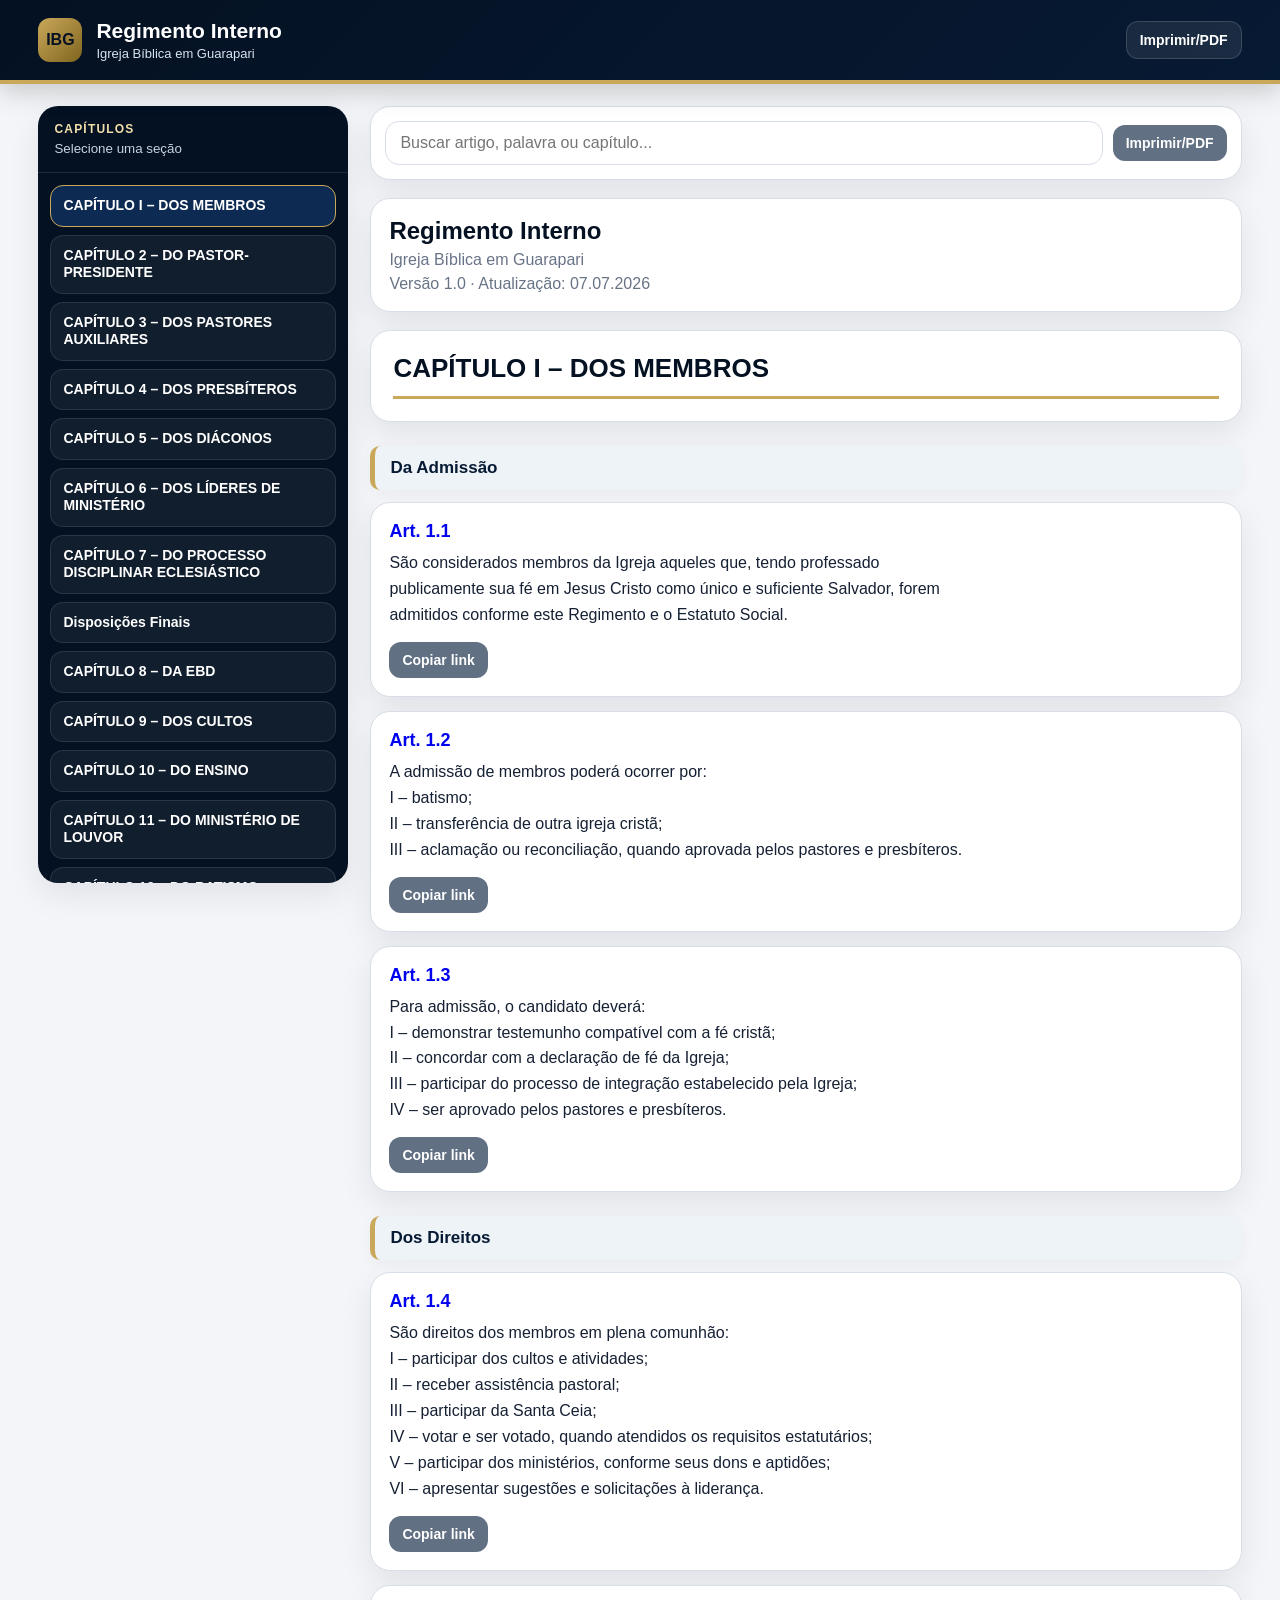
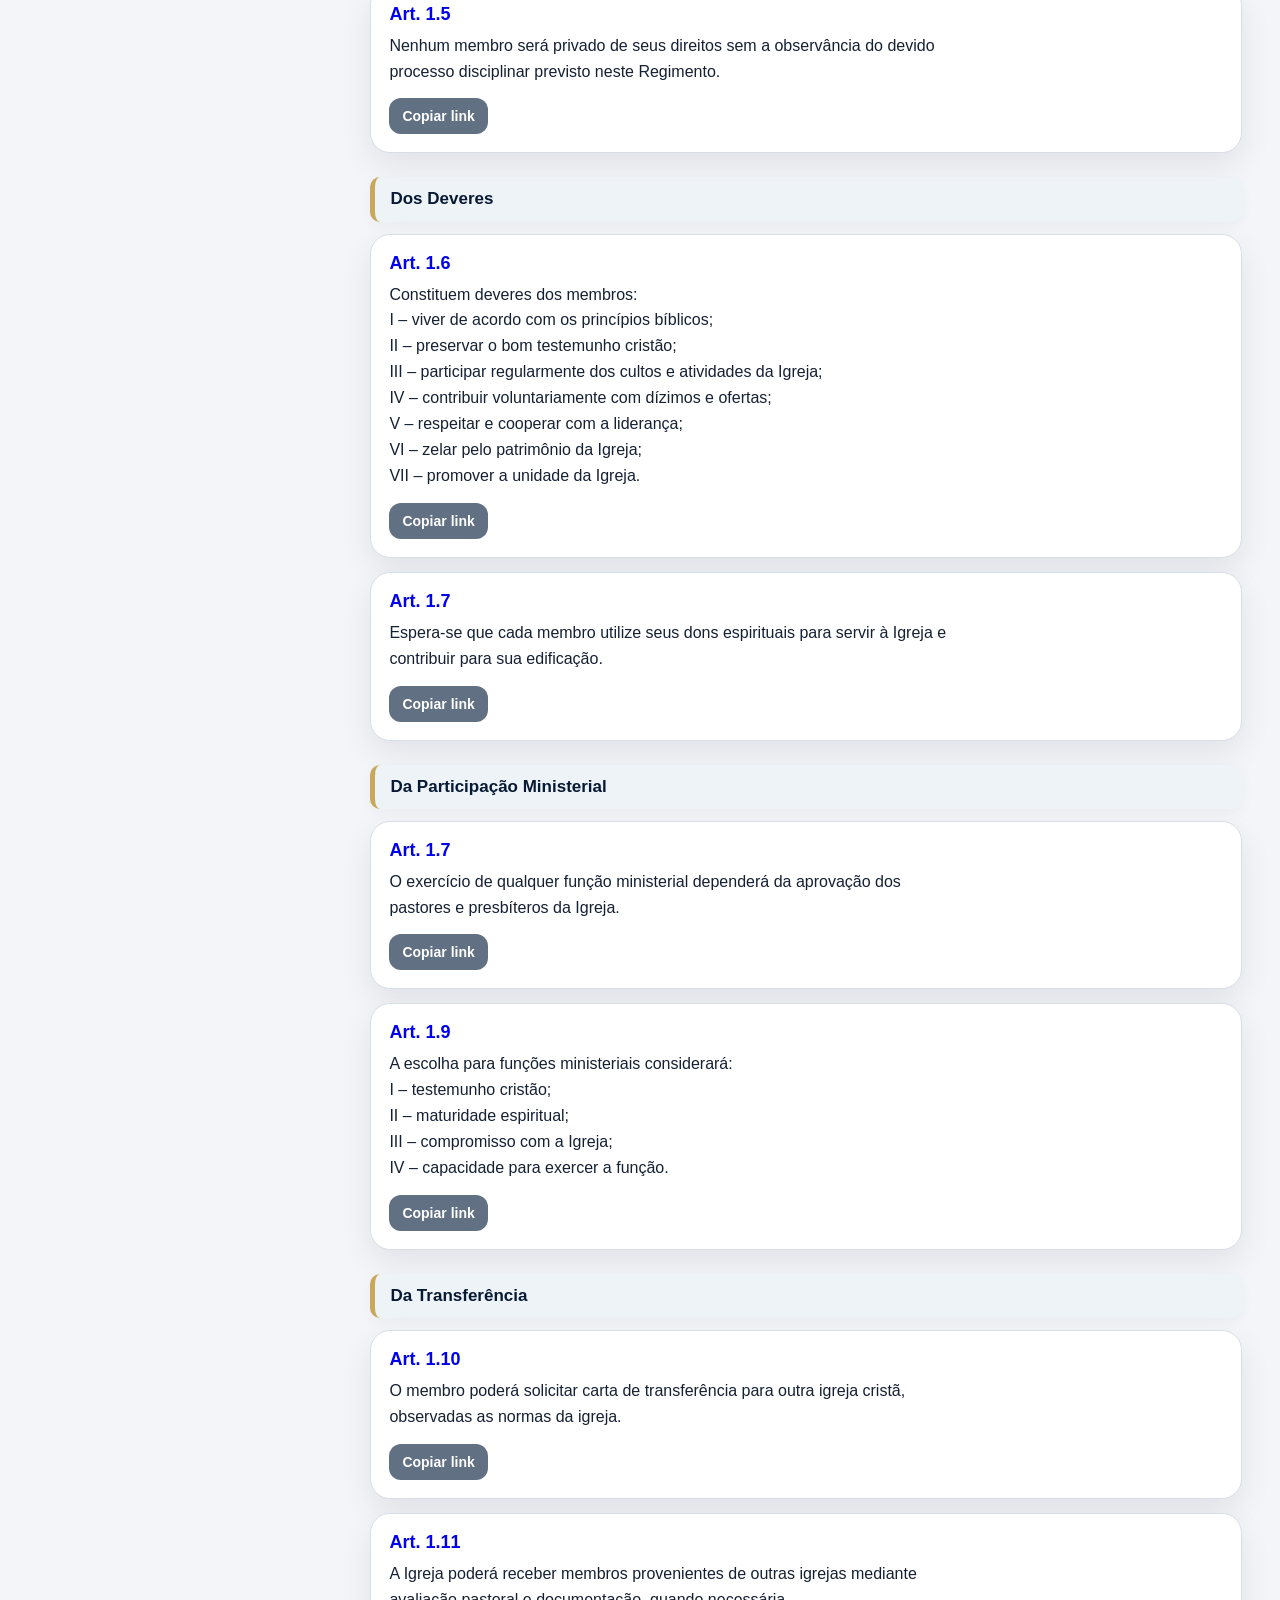
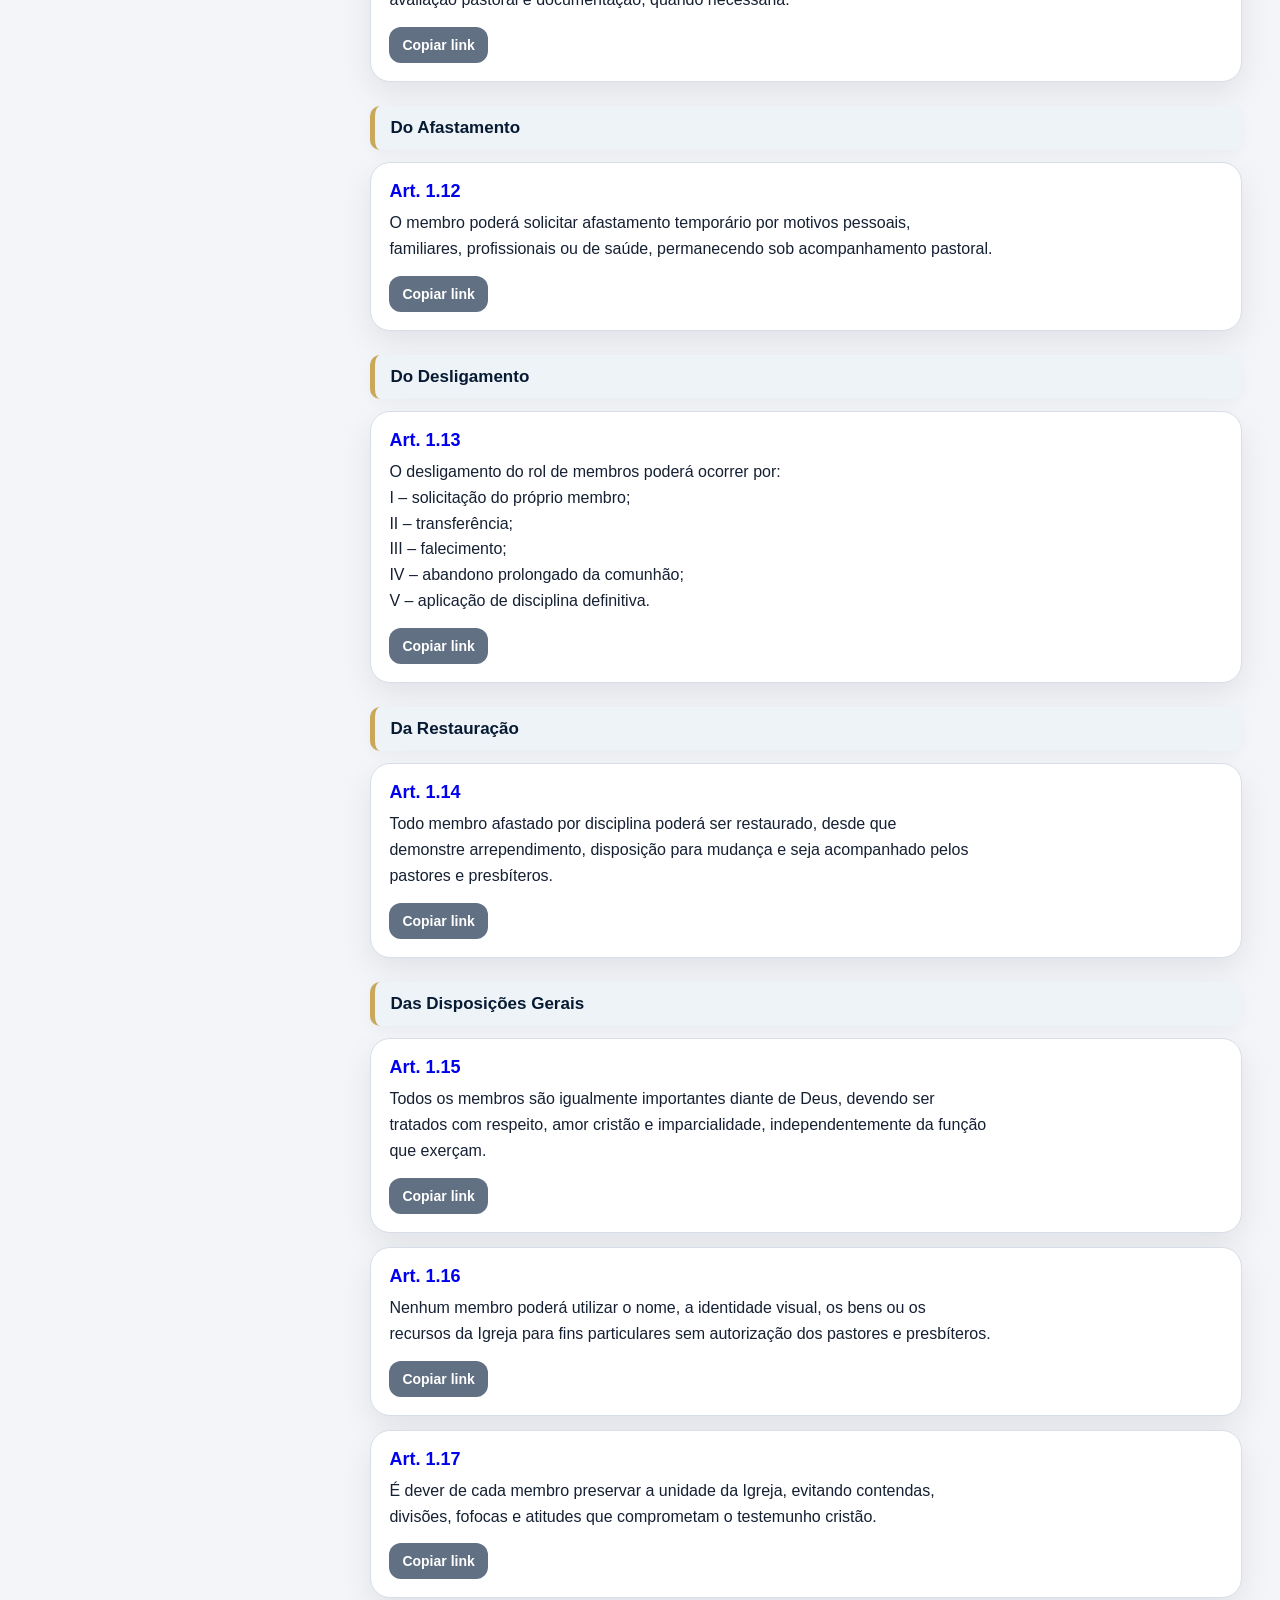
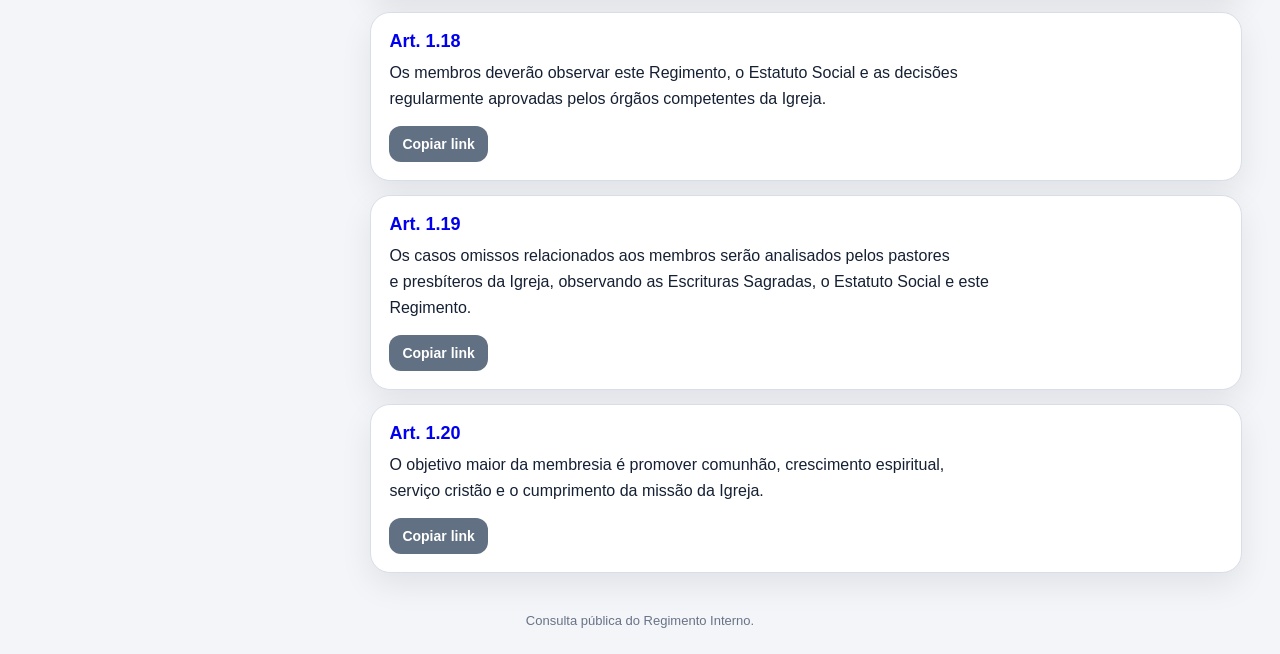
<file: index.html>
<!doctype html><html lang="pt-BR"><head><meta charset="utf-8"><meta name="viewport" content="width=device-width,initial-scale=1"><title>Regimento Interno - IBG</title><link rel="stylesheet" href="style.css"></head><body data-mode="public"><header><div class="header-inner"><div class="brand"><div class="logo">IBG</div><div><h1>Regimento Interno</h1><p>Igreja Bíblica em Guarapari</p></div></div><div class="actions"><button class="ghost menu-toggle" onclick="openSidebar()">☰ Capítulos</button><button class="ghost hide-mobile" onclick="window.print()">Imprimir/PDF</button></div></div></header><div id="sidebarBackdrop" class="sidebar-backdrop" onclick="closeSidebar()"></div><div class="app"><aside id="sidebar" class="sidebar"><div class="sidebar-head"><div class="sidebar-title">Capítulos</div><small>Selecione uma seção</small></div><nav id="chapterMenu" class="chapter-nav"></nav></aside><main class="content"><div class="toolbar"><div class="search"><input id="searchInput" placeholder="Buscar artigo, palavra ou capítulo..." oninput="render()"></div><button class="light" onclick="window.print()">Imprimir/PDF</button></div><div id="content"></div></main></div><footer class="footer">Consulta pública do Regimento Interno.</footer><div id="toast" class="toast"></div><script src="app.js"></script></body></html>
</file>
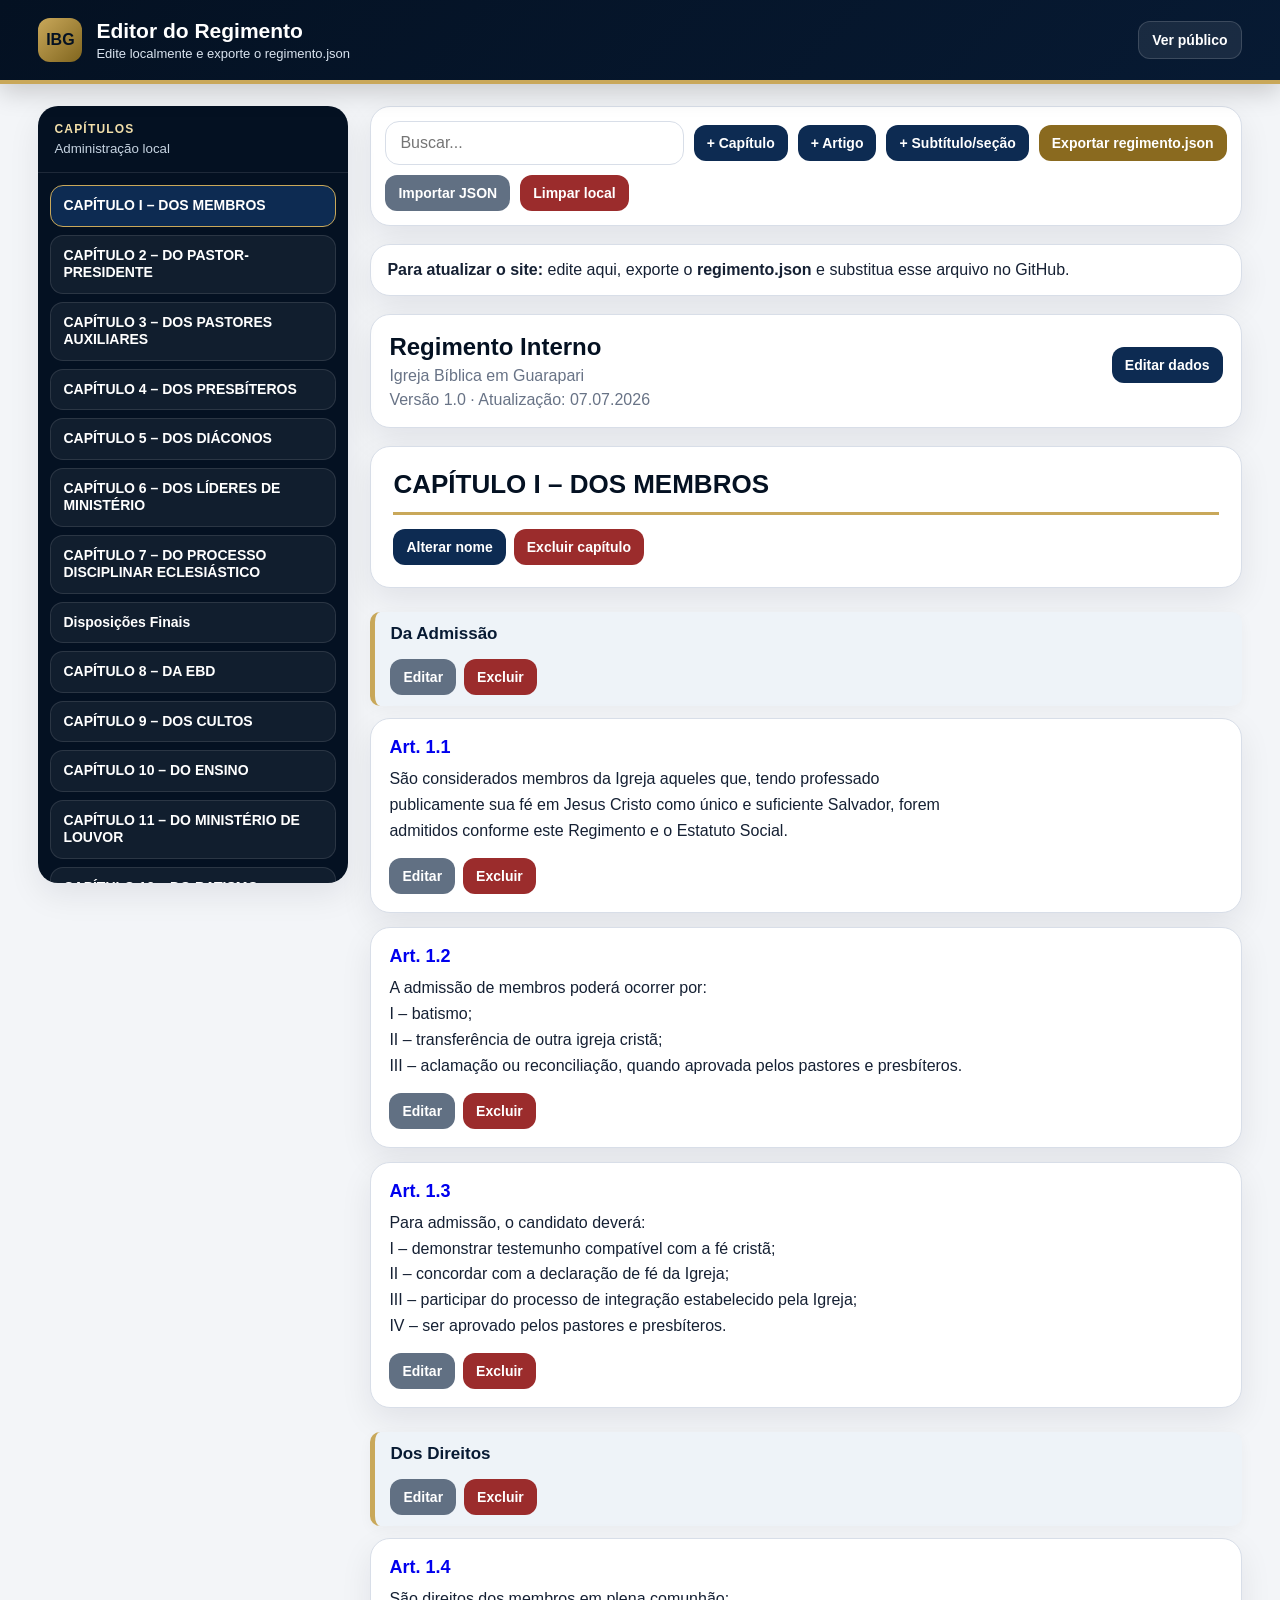
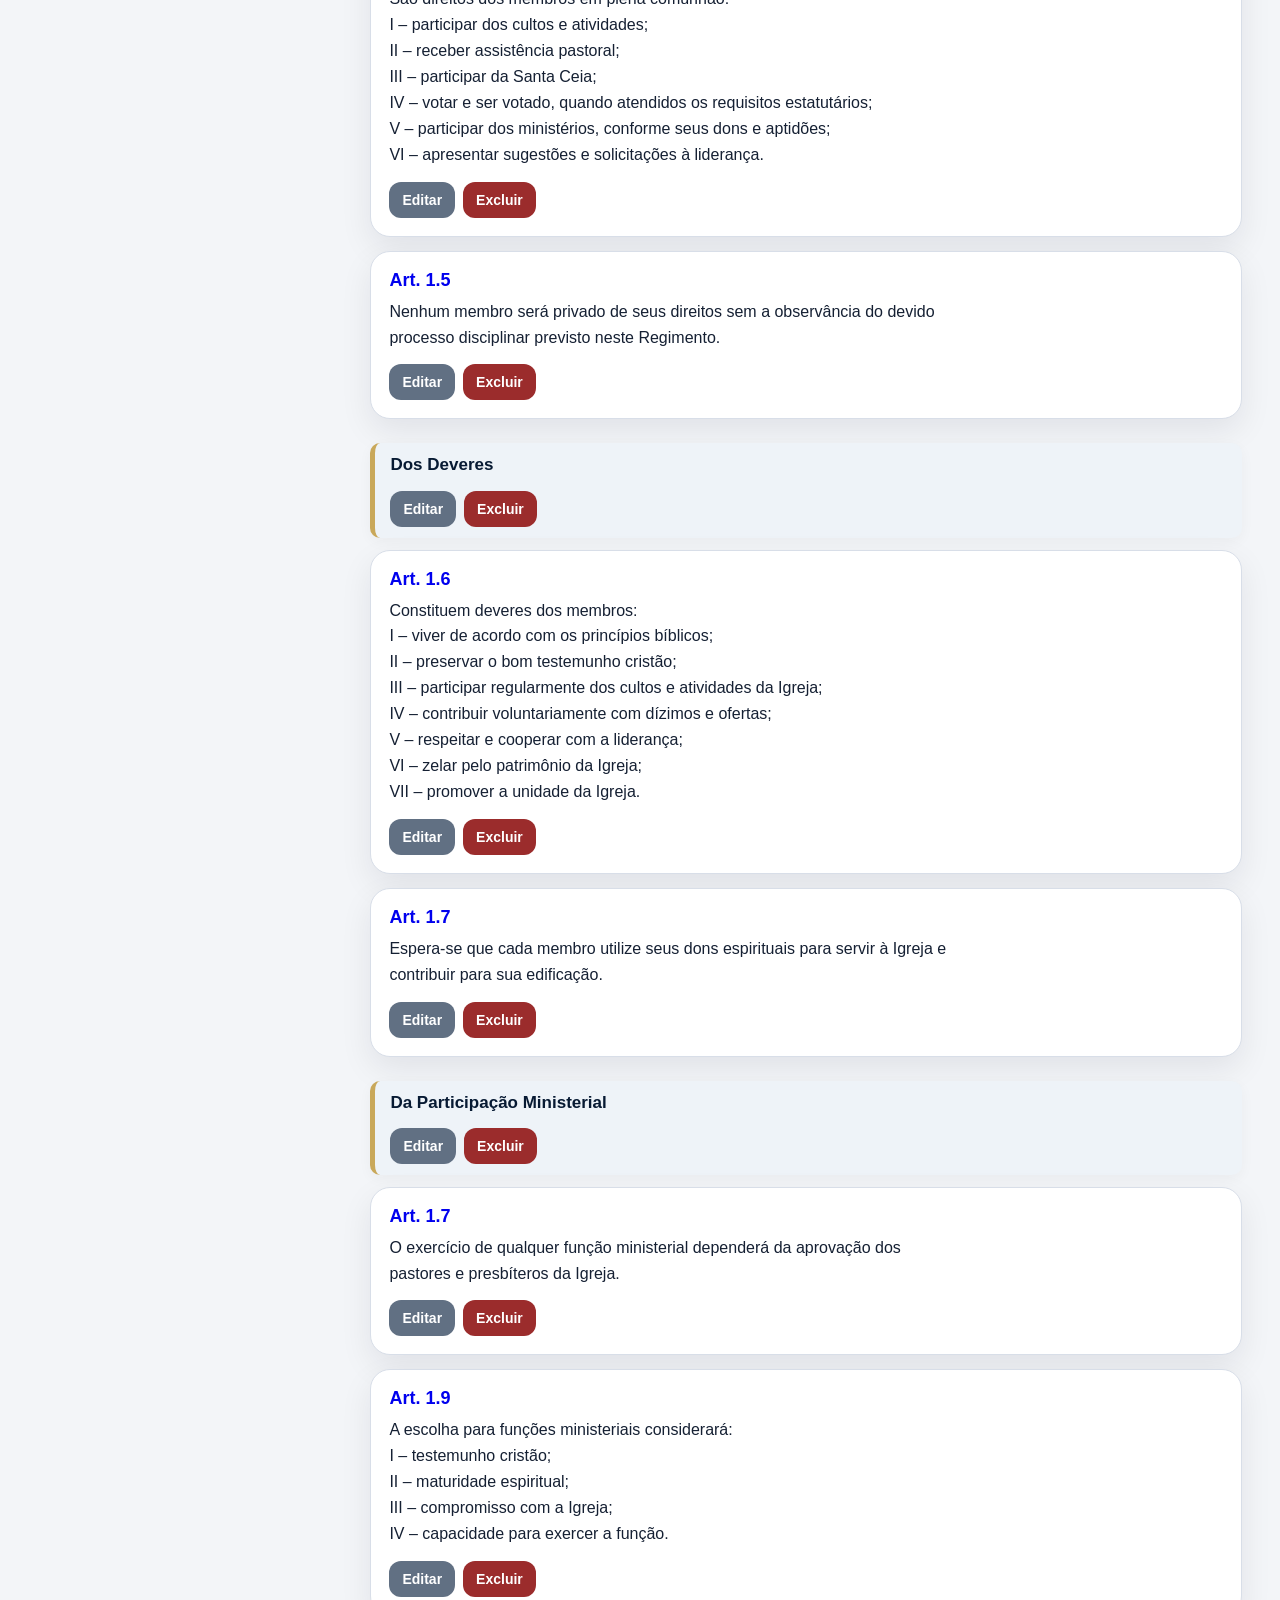
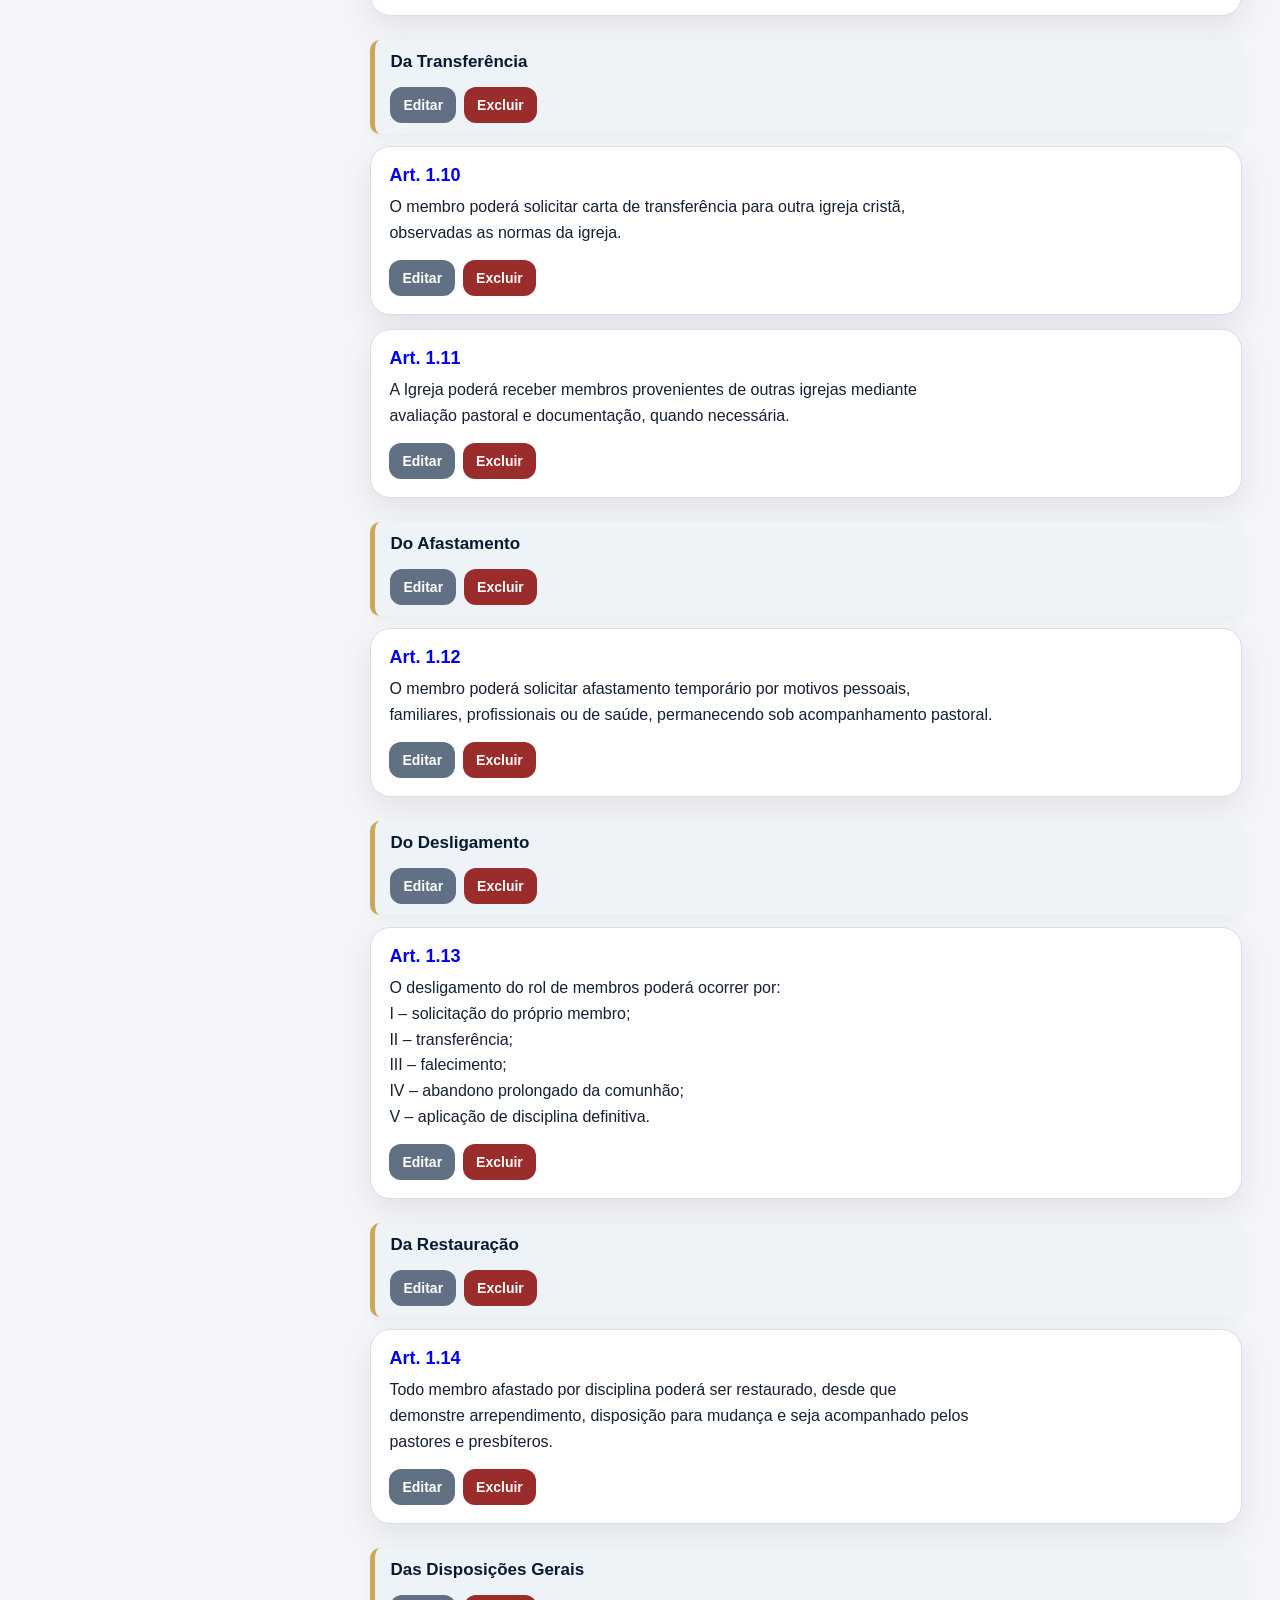
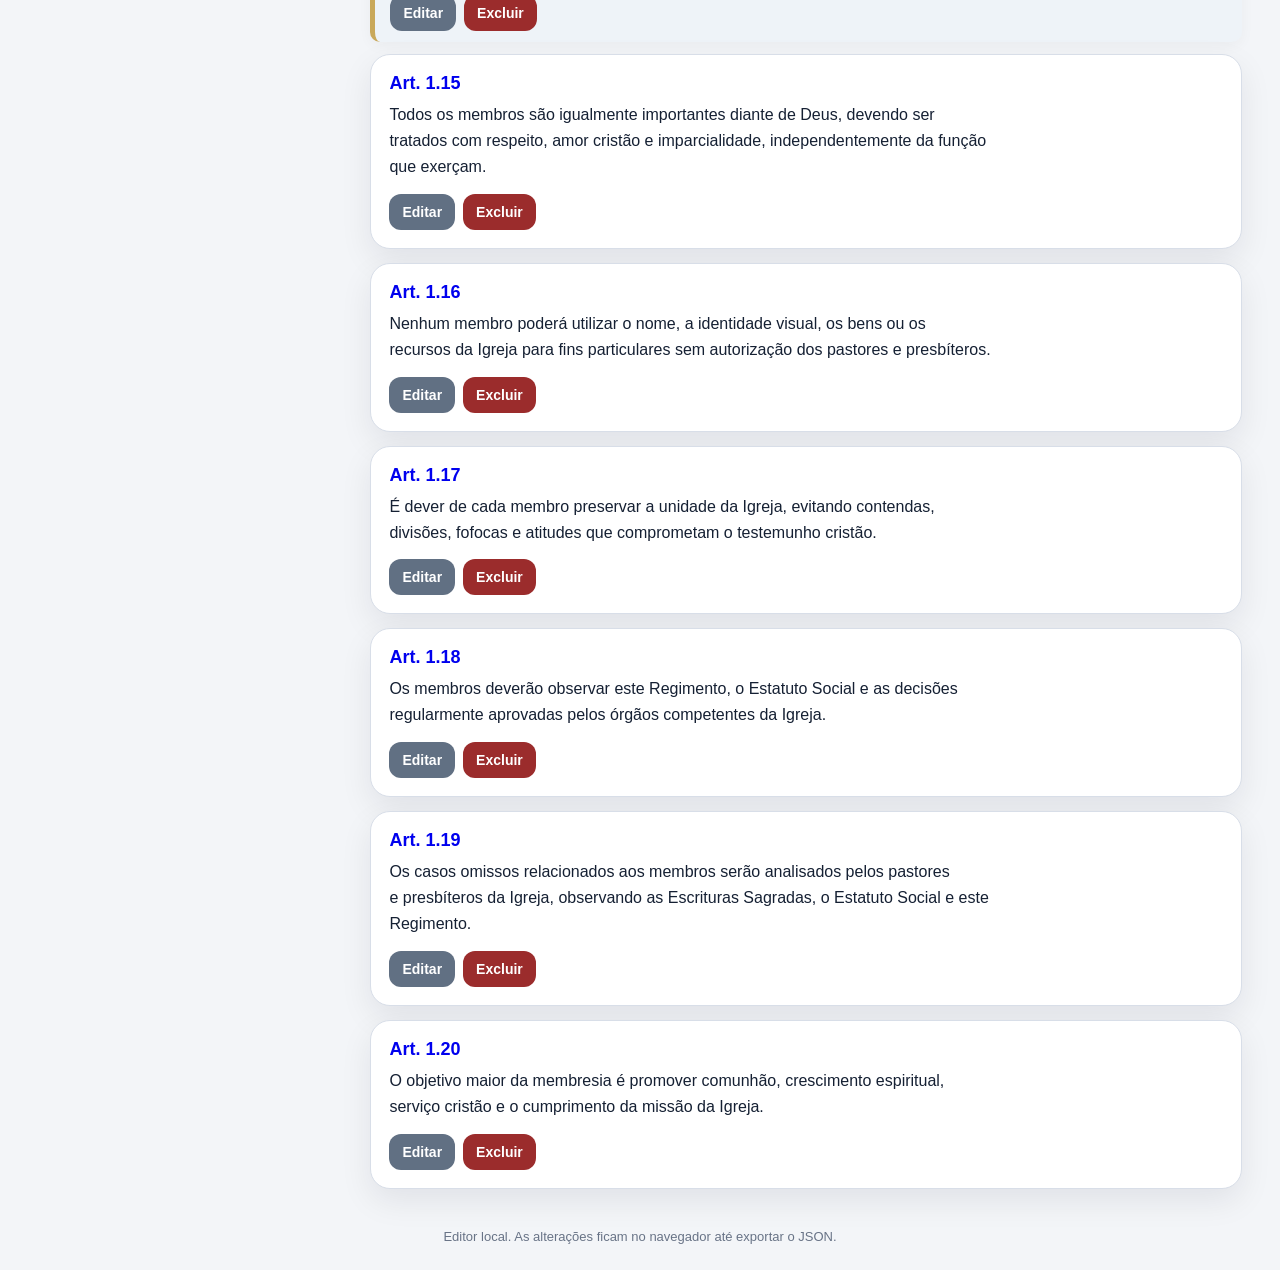
<file: editor.html>
<!doctype html><html lang="pt-BR"><head><meta charset="utf-8"><meta name="viewport" content="width=device-width,initial-scale=1"><title>Editor do Regimento - IBG</title><link rel="stylesheet" href="style.css"></head><body data-mode="editor"><header><div class="header-inner"><div class="brand"><div class="logo">IBG</div><div><h1>Editor do Regimento</h1><p>Edite localmente e exporte o regimento.json</p></div></div><div class="actions"><button class="ghost menu-toggle" onclick="openSidebar()">☰ Capítulos</button><a class="btn ghost hide-mobile" href="index.html" target="_blank">Ver público</a></div></div></header><div id="sidebarBackdrop" class="sidebar-backdrop" onclick="closeSidebar()"></div><div class="app"><aside id="sidebar" class="sidebar"><div class="sidebar-head"><div class="sidebar-title">Capítulos</div><small>Administração local</small></div><nav id="chapterMenu" class="chapter-nav"></nav></aside><main class="content"><div class="toolbar"><div class="search"><input id="searchInput" placeholder="Buscar..." oninput="render()"></div><button onclick="openChapterModal()">+ Capítulo</button><button onclick="openItemModal('article')">+ Artigo</button><button onclick="openItemModal('section')">+ Subtítulo/seção</button><button class="gold" onclick="downloadJSON()">Exportar regimento.json</button><button class="light" onclick="document.getElementById('jsonFile').click()">Importar JSON</button><button class="danger" onclick="clearLocal()">Limpar local</button><input id="jsonFile" type="file" accept=".json" style="display:none" onchange="importJSON(event)"></div><div class="notice-card" style="padding:16px;margin-bottom:18px"><strong>Para atualizar o site:</strong> edite aqui, exporte o <strong>regimento.json</strong> e substitua esse arquivo no GitHub.</div><div id="content"></div></main></div><div id="metaModal" class="modal"><div class="modal-box"><h2>Dados do regimento</h2><div class="form-row"><label>Título</label><input id="metaTitle"></div><div class="form-row"><label>Igreja</label><input id="metaChurch"></div><div class="form-row"><label>Versão</label><input id="metaVersion"></div><div class="form-row"><label>Última atualização</label><input id="metaUpdated"></div><div class="actions"><button class="success" onclick="saveMeta()">Salvar</button><button class="light" onclick="closeModals()">Cancelar</button></div></div></div><div id="chapterModal" class="modal"><div class="modal-box"><h2 id="chapterModalTitle">Novo capítulo</h2><div class="form-row"><label>Nome do capítulo</label><input id="chapterTitleInput"></div><div class="actions"><button class="success" onclick="saveChapter()">Salvar</button><button class="light" onclick="closeModals()">Cancelar</button></div></div></div><div id="itemModal" class="modal"><div class="modal-box"><h2 id="itemModalTitle">Novo artigo</h2><div class="form-row"><label>Capítulo</label><select id="itemChapterSelect"></select></div><div class="form-row" id="articleNumberWrapper"><label>Número do artigo</label><input id="itemNumberInput" placeholder="Ex.: Art. 5.14"></div><div class="form-row"><label>Texto</label><textarea id="itemTextInput"></textarea></div><div class="actions"><button class="success" onclick="saveItem()">Salvar</button><button class="light" onclick="closeModals()">Cancelar</button></div></div></div><footer class="footer">Editor local. As alterações ficam no navegador até exportar o JSON.</footer><div id="toast" class="toast"></div><script src="app.js"></script></body></html>
</file>
<file: style.css>
:root{
  --navy:#041122; --navy2:#071a33; --navy3:#0d2b52;
  --gold:#c9a85a; --gold2:#f2dfaa;
  --bg:#f3f5f8; --card:#fff; --text:#152033; --muted:#687386;
  --border:#d8dee8; --danger:#9b2c2c; --success:#206a45;
  --section-bg:#eef3f8;
  --shadow:0 12px 32px rgba(4,17,34,.08);
}
*{box-sizing:border-box}
html{scroll-behavior:smooth}
body{margin:0;font-family:Arial,Helvetica,sans-serif;background:var(--bg);color:var(--text)}
body.no-scroll{overflow:hidden}
header{position:sticky;top:0;z-index:20;background:linear-gradient(135deg,var(--navy),var(--navy2));color:white;border-bottom:4px solid var(--gold);box-shadow:0 8px 24px rgba(0,0,0,.18)}
.header-inner{width:min(1240px,94%);margin:auto;padding:18px 0;display:flex;align-items:center;justify-content:space-between;gap:16px}
.brand{display:flex;align-items:center;gap:14px}
.logo{width:44px;height:44px;border-radius:12px;background:linear-gradient(135deg,var(--gold),#80651e);display:flex;align-items:center;justify-content:center;color:var(--navy);font-weight:900}
.brand h1{margin:0;font-size:21px;line-height:1.1}.brand p{margin:4px 0 0;color:#d9e3ef;font-size:13px}
.actions{display:flex;gap:8px;flex-wrap:wrap}
button,.btn{border:0;border-radius:12px;padding:10px 13px;background:var(--navy3);color:white;font-weight:bold;cursor:pointer;text-decoration:none;display:inline-flex;align-items:center;gap:7px;font-size:14px}
button:hover,.btn:hover{filter:brightness(1.12)}.btn.gold,button.gold{background:#8a6a1f}.btn.light,button.light{background:#617083}.btn.danger,button.danger{background:var(--danger)}.btn.success,button.success{background:var(--success)}.btn.ghost,button.ghost{background:rgba(255,255,255,.08);border:1px solid rgba(255,255,255,.15)}
.menu-toggle{display:none}
.app{width:min(1240px,94%);margin:22px auto;display:grid;grid-template-columns:310px 1fr;gap:22px}
.sidebar{position:sticky;top:96px;align-self:start;background:var(--navy);color:white;border-radius:20px;overflow:hidden;box-shadow:var(--shadow)}
.sidebar-head{padding:16px;border-bottom:1px solid rgba(255,255,255,.1)}
.sidebar-title{font-size:12px;letter-spacing:1.2px;text-transform:uppercase;color:var(--gold2);font-weight:900}.sidebar small{display:block;color:#c6d3e1;margin-top:5px}
.chapter-nav{padding:12px;max-height:calc(100vh - 190px);overflow:auto}
.nav-btn{width:100%;border:1px solid rgba(255,255,255,.11);background:rgba(255,255,255,.055);color:white;text-align:left;padding:11px 12px;border-radius:13px;margin-bottom:8px;cursor:pointer;line-height:1.25}
.nav-btn:hover,.nav-btn.active{background:var(--navy3);border-color:var(--gold)}
.content{min-width:0}
.toolbar{background:var(--card);border:1px solid var(--border);border-radius:20px;padding:14px;box-shadow:var(--shadow);margin-bottom:18px;display:flex;flex-wrap:wrap;gap:10px;align-items:center}
.search{flex:1;min-width:240px}.search input,input,textarea,select{width:100%;border:1px solid var(--border);border-radius:14px;padding:12px 14px;font-size:16px;outline:none;font-family:inherit}
textarea{min-height:165px;resize:vertical}input:focus,textarea:focus,select:focus{border-color:var(--navy3);box-shadow:0 0 0 4px rgba(13,43,82,.08)}
.meta-card,.chapter-card,.article-card,.notice-card{background:var(--card);border:1px solid var(--border);border-radius:20px;box-shadow:var(--shadow)}
.meta-card{padding:18px;margin-bottom:18px;display:flex;justify-content:space-between;gap:16px;align-items:flex-start}
.meta-card h2{margin:0;color:var(--navy);font-size:24px}.meta-card p{margin:6px 0 0;color:var(--muted)}
.chapter-card{padding:22px;margin-bottom:16px}.chapter-card h2{margin:0;color:var(--navy);font-size:26px;line-height:1.2;padding-bottom:12px;border-bottom:3px solid var(--gold)}
.chapter-actions,.article-actions{display:flex;gap:8px;flex-wrap:wrap;margin-top:14px}
.section-title{margin:24px 0 12px;padding:11px 15px;background:var(--section-bg);border-left:5px solid var(--gold);border-radius:10px;color:var(--navy2);font-weight:900;font-size:17px;line-height:1.3;box-shadow:0 4px 14px rgba(4,17,34,.04)}
.article-card{padding:18px;margin-bottom:14px;scroll-margin-top:120px}.article-card h3{margin:0 0 8px;color:var(--navy2);font-size:18px}.article-card p{margin:0;line-height:1.62;white-space:pre-wrap;font-size:16px}
.article-number-link{text-decoration:none}.article-number-link:hover{text-decoration:underline}
.empty{padding:28px;text-align:center;color:var(--muted)}
.modal{position:fixed;inset:0;display:none;align-items:center;justify-content:center;background:rgba(0,0,0,.58);z-index:50;padding:18px}.modal.open{display:flex}
.modal-box{width:min(780px,100%);max-height:90vh;overflow:auto;background:white;border-radius:22px;padding:22px;box-shadow:0 30px 90px rgba(0,0,0,.35)}.modal-box h2{margin:0 0 16px;color:var(--navy)}
.form-row{margin-bottom:14px}label{display:block;margin-bottom:6px;font-weight:800;color:var(--navy)}
.footer{width:min(1240px,94%);margin:26px auto;color:var(--muted);font-size:13px;text-align:center}.toast{position:fixed;right:18px;bottom:18px;background:var(--navy);color:white;padding:13px 16px;border-radius:14px;box-shadow:var(--shadow);display:none;z-index:80}.toast.show{display:block}
@media(max-width:900px){.brand h1{font-size:18px}.hide-mobile{display:none}.menu-toggle{display:inline-flex}.app{display:block;margin-top:14px}.sidebar{position:fixed;inset:0 auto 0 0;width:min(86vw,340px);border-radius:0;transform:translateX(-105%);transition:.25s ease;z-index:40;top:0}.sidebar.open{transform:translateX(0)}.sidebar-backdrop{display:none;position:fixed;inset:0;background:rgba(0,0,0,.45);z-index:35}.sidebar-backdrop.open{display:block}.chapter-nav{max-height:calc(100vh - 78px)}.toolbar{position:sticky;top:83px;z-index:15}.search{min-width:100%}.meta-card{display:block}.chapter-card h2{font-size:22px}.section-title{font-size:16px;padding:10px 13px;margin:20px 0 10px}}
@media(max-width:520px){.header-inner{width:92%;padding:14px 0}.logo{width:38px;height:38px}.app{width:92%}.btn,button{padding:9px 11px;font-size:13px}.chapter-card,.article-card,.meta-card,.toolbar{border-radius:16px}}
@media print{header,.sidebar,.toolbar,.chapter-actions,.article-actions,.footer,.toast{display:none!important}body{background:white;color:black}.app{display:block;width:100%;margin:0}.chapter-card,.article-card,.meta-card{box-shadow:none;border:0;border-radius:0}.section-title{background:#f1f1f1;color:black;border-left:4px solid #000;box-shadow:none}.article-card{page-break-inside:avoid}.chapter-card h2{color:black;border-bottom:2px solid #000}}
</file>
